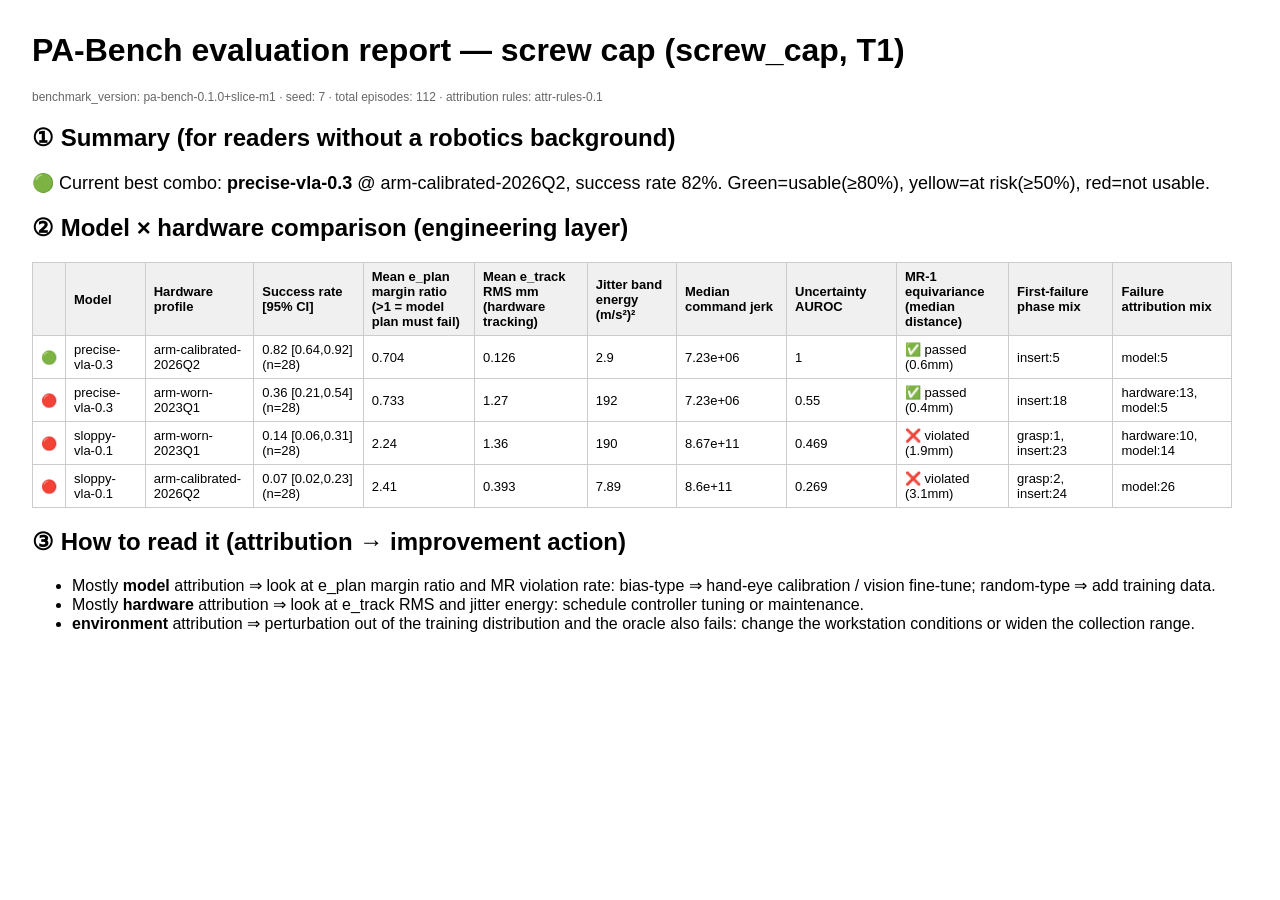
<file: out/report.html>
<!doctype html><html><head><meta charset="utf-8">
<title>PA-Bench report</title>
<style>
body{font-family:-apple-system,sans-serif;margin:2em;max-width:1200px}
table{border-collapse:collapse;width:100%;font-size:13px}
td,th{border:1px solid #ccc;padding:6px 8px;text-align:left}
th{background:#f0f0f0} .big{font-size:18px}
.meta{color:#666;font-size:12px}
</style></head><body>
<h1>PA-Bench evaluation report — screw cap (screw_cap, T1)</h1>
<p class="meta">benchmark_version: pa-bench-0.1.0+slice-m1 ·
seed: 7 · total episodes: 112 · attribution rules: attr-rules-0.1</p>
<h2>① Summary (for readers without a robotics background)</h2>
<p class='big'>🟢 Current best combo: <b>precise-vla-0.3</b> @ arm-calibrated-2026Q2, success rate 82%. Green=usable(≥80%), yellow=at risk(≥50%), red=not usable.</p>
<h2>② Model × hardware comparison (engineering layer)</h2>
<table>
<tr><th></th><th>Model</th><th>Hardware profile</th><th>Success rate [95% CI]</th>
<th>Mean e_plan margin ratio<br>(>1 = model plan must fail)</th><th>Mean e_track RMS mm<br>(hardware tracking)</th>
<th>Jitter band energy<br>(m/s²)²</th><th>Median command jerk</th><th>Uncertainty AUROC</th>
<th>MR-1 equivariance<br>(median distance)</th><th>First-failure phase mix</th><th>Failure attribution mix</th></tr>
<tr><td>🟢</td><td>precise-vla-0.3</td><td>arm-calibrated-2026Q2</td><td>0.82 [0.64,0.92] (n=28)</td><td>0.704</td><td>0.126</td><td>2.9</td><td>7.23e+06</td><td>1</td><td>✅ passed (0.6mm)</td><td>insert:5</td><td>model:5</td></tr><tr><td>🔴</td><td>precise-vla-0.3</td><td>arm-worn-2023Q1</td><td>0.36 [0.21,0.54] (n=28)</td><td>0.733</td><td>1.27</td><td>192</td><td>7.23e+06</td><td>0.55</td><td>✅ passed (0.4mm)</td><td>insert:18</td><td>hardware:13, model:5</td></tr><tr><td>🔴</td><td>sloppy-vla-0.1</td><td>arm-worn-2023Q1</td><td>0.14 [0.06,0.31] (n=28)</td><td>2.24</td><td>1.36</td><td>190</td><td>8.67e+11</td><td>0.469</td><td>❌ violated (1.9mm)</td><td>grasp:1, insert:23</td><td>hardware:10, model:14</td></tr><tr><td>🔴</td><td>sloppy-vla-0.1</td><td>arm-calibrated-2026Q2</td><td>0.07 [0.02,0.23] (n=28)</td><td>2.41</td><td>0.393</td><td>7.89</td><td>8.6e+11</td><td>0.269</td><td>❌ violated (3.1mm)</td><td>grasp:2, insert:24</td><td>model:26</td></tr>
</table>
<h2>③ How to read it (attribution → improvement action)</h2>
<ul>
<li>Mostly <b>model</b> attribution ⇒ look at e_plan margin ratio and MR violation rate: bias-type ⇒ hand-eye calibration / vision fine-tune; random-type ⇒ add training data.</li>
<li>Mostly <b>hardware</b> attribution ⇒ look at e_track RMS and jitter energy: schedule controller tuning or maintenance.</li>
<li><b>environment</b> attribution ⇒ perturbation out of the training distribution and the oracle also fails: change the workstation conditions or widen the collection range.</li>
</ul>
</body></html>
</file>
